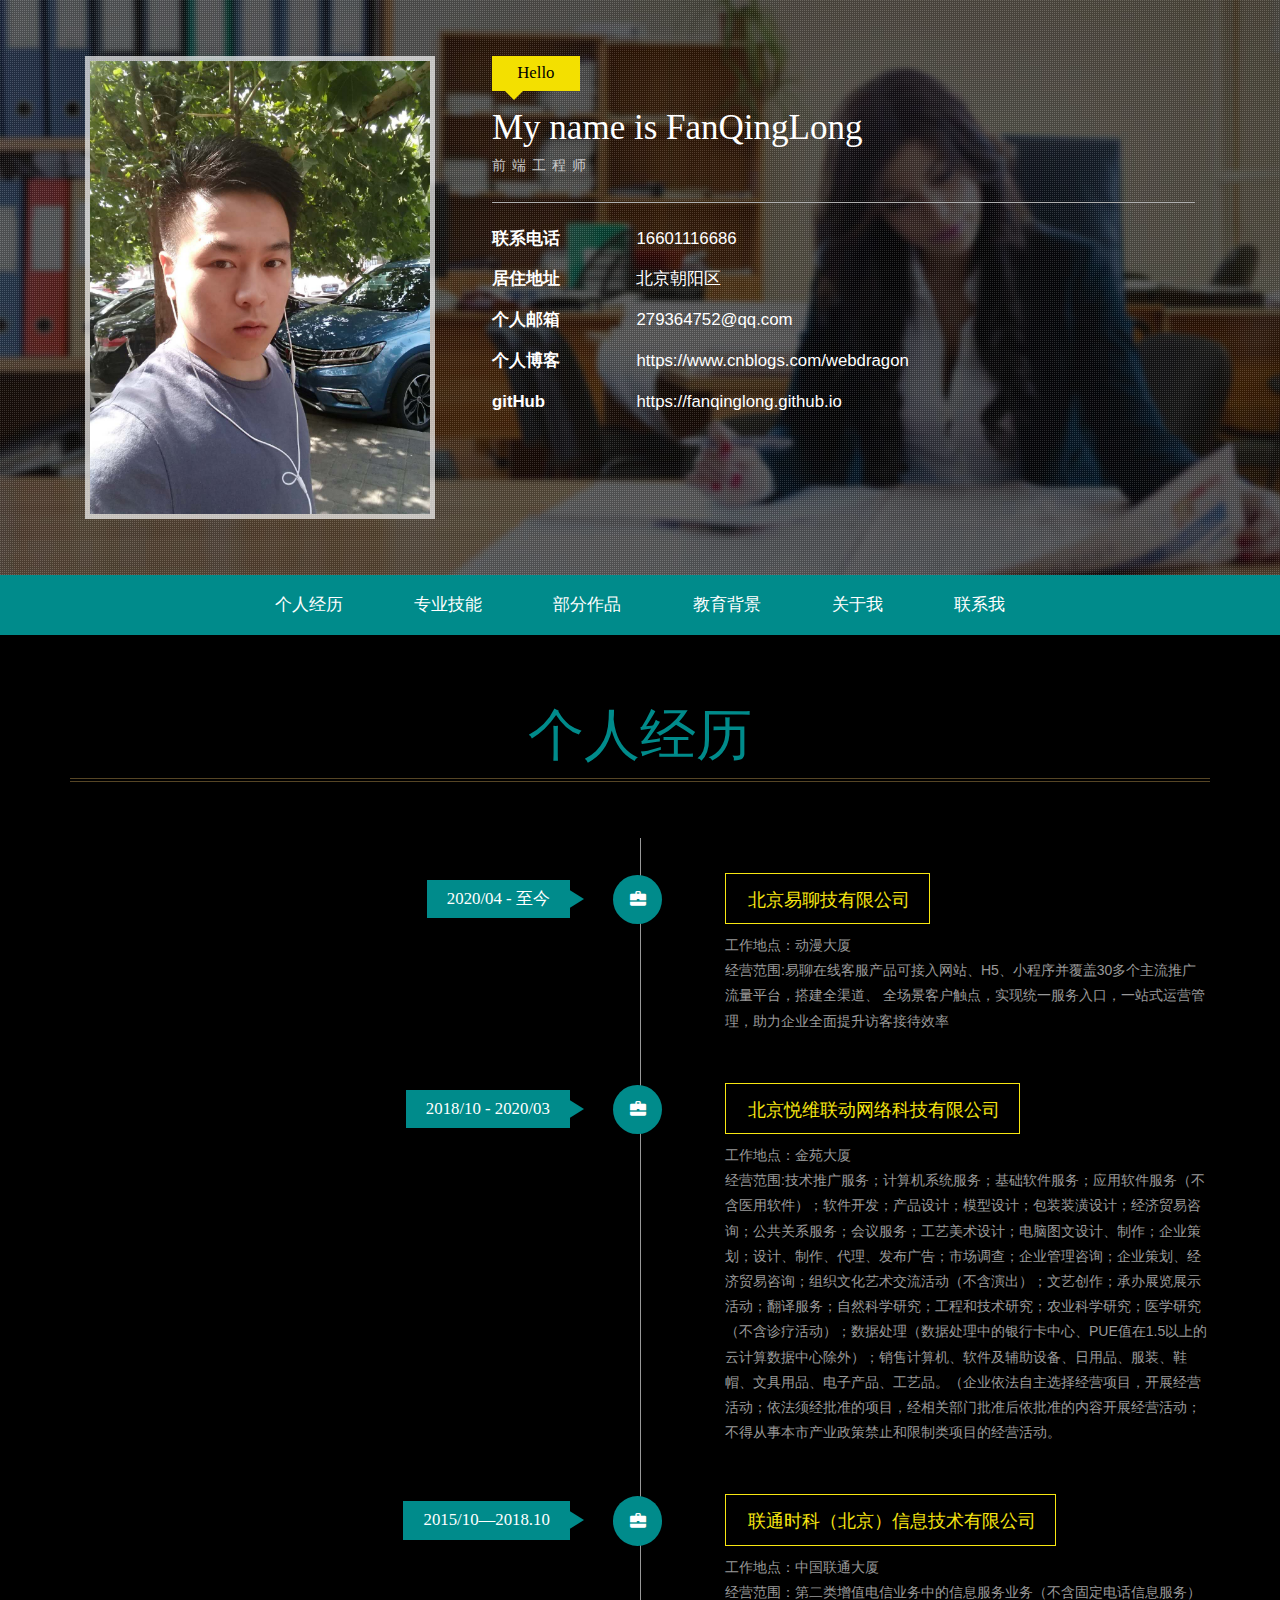
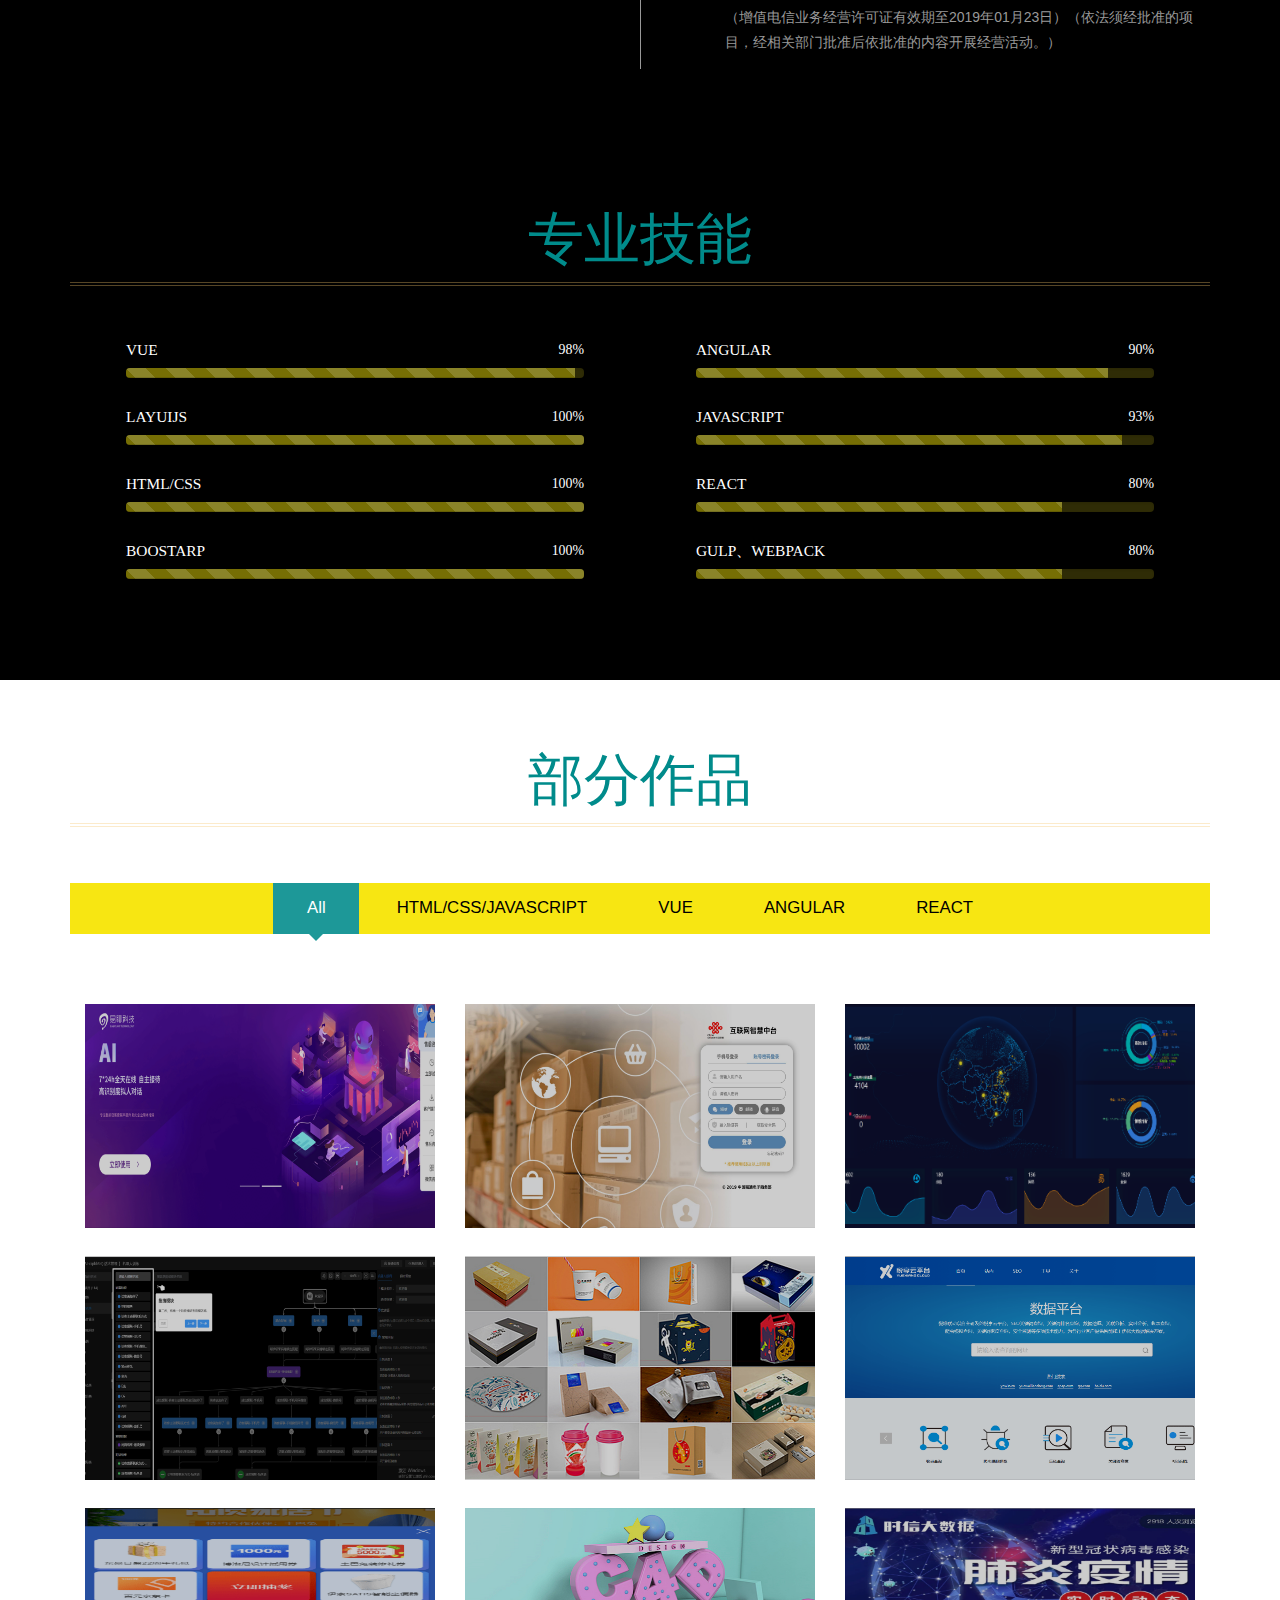
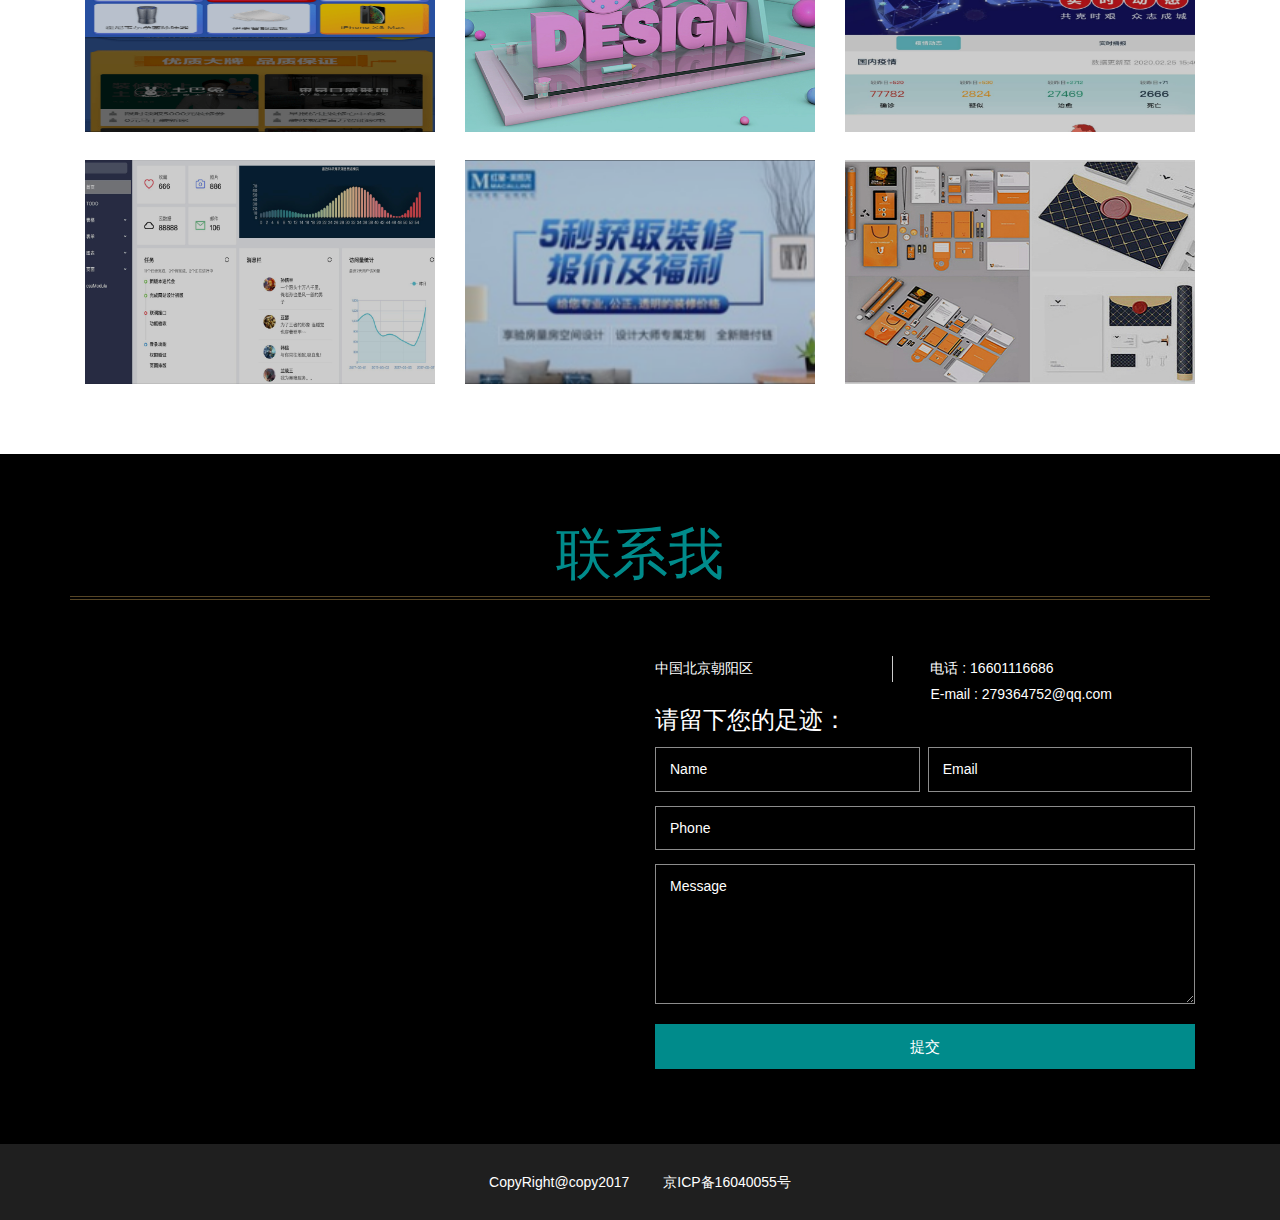
<file: index.html>
<!DOCTYPE html>
<html>
<head>
    <title>dragon</title>
    <!--mobile apps-->
    <meta name="viewport" content="width=device-width, initial-scale=1">
    <meta http-equiv="Content-Security-Policy" content="upgrade-insecure-requests">
    <meta http-equiv="Content-Type" content="text/html; charset=utf-8"/>
    <meta name="keywords" content="My Resume Responsive web template, Bootstrap Web Templates, Flat Web Templates, Android Compatible web template,
	SmartPhone Compatible web template, free WebDesigns for Nokia, Samsung, LG, SonyEricsson, Motorola web design"/>
    <script type="application/x-javascript"> addEventListener("load", function () {
        setTimeout(hideURLbar, 0);
    }, false);
    function hideURLbar() {
        window.scrollTo(0, 1);
    } </script>
    <!--mobile apps-->
    <!--Custom Theme files-->
    <link rel="shortcut icon" href="./your_ico.ico" type="image/x-icon">
    <link rel="icon" href="./your_ico.ico" type="image/x-icon">
    <link href="./bootstrap.css" type="text/css" rel="stylesheet" media="all">
    <link href="./style.css" type="text/css" rel="stylesheet" media="all">
    <link rel="stylesheet" href="./swipebox.css">
    <link rel="stylesheet" href="./preview.css">
    <!--//Custom Theme files-->
    <!--js-->
    <script src="./jquery-1.11.1.min.js"></script>
    <!-- //js -->
    <!--web-fonts-->
    <!--<link href='//fonts.googleapis.com/css?family=Overlock:400,400italic,700,700italic,900,900italic' rel='stylesheet' type='text/css'>-->
    <!--<link href='//fonts.googleapis.com/css?family=Roboto+Condensed:400,300,300italic,400italic,700,700italic' rel='stylesheet' type='text/css'>-->
    <!--//web-fonts-->
    <!--start-smooth-scrolling-->
    <script type="text/javascript" src="./move-top.js"></script>
    <script type="text/javascript" src="./easing.js"></script>
    
    <script type="text/javascript">
        jQuery(document).ready(function ($) {
            $(".scroll").click(function (event) {
                event.preventDefault();
                $('html,body').animate({scrollTop: $(this.hash).offset().top}, 1000);
            });
        });
    </script>
    <!--//end-smooth-scrolling-->
</head>
<body>
<!--banner-->
<div id="home" class="banner">
    <div class="banner-info">
        <div class="container">
            <div class="col-md-4 header-left zoomImgBox">
                <img src="./img1.jpg" class="zoomImg" alt=""/>
            </div>
            <div class="col-md-8 header-right">
                <h2>Hello</h2>
                <h1>My name is FanQingLong</h1>
                <h6>前端工程师</h6>
                <ul class="address">
                    <li>
                        <ul class="address-text">
                            <li><b>联系电话 </b></li>
                            <li><a href="tel:16601116686">16601116686</a></li>
                        </ul>
                    </li>
                    <li>
                        <ul class="address-text">
                            <li><b>居住地址 </b></li>
                            <li><a
                                  href="https://map.baidu.com/poi/%E5%8C%97%E8%8B%91%E8%B7%AF%E5%8C%97/@12960459.818229102,4843579.745527591,19z?uid=bc362b624525bbe9c5f50dde&ugc_type=3&ugc_ver=1&device_ratio=2&compat=1&pcevaname=pc4.1&querytype=detailConInfo&da_src=shareurl"
                                  target="_blank">北京朝阳区</a></li>
                        </ul>
                    </li>
                    <li>
                        <ul class="address-text">
                            <li><b>个人邮箱 </b></li>
                            <li><a href="http://mail.qq.com/cgi-bin/qm_share?t=qm_mailme&email=279364752@qq.com"
                                   target="_blank">279364752@qq.com</a></li>
                        </ul>
                    </li>
                    <li>
                        <ul class="address-text">
                            <li><b>个人博客</b></li>
                            <li><a href="https://www.cnblogs.com/webdragon/" target="_blank">https://www.cnblogs.com/webdragon</a>
                            </li>
                        </ul>
                    </li>
                    <li>
                        <ul class="address-text">
                            <li><b>gitHub </b></li>
                            <li><a href="https://fanqinglong.github.io/"
                                   target="_blank">https://fanqinglong.github.io</a></li>
                        </ul>
                    </li>
                </ul>
            </div>
            <div class="clearfix"></div>
        </div>
    </div>
</div>
<!--//banner-->
<!--top-nav-->
<div class="top-nav wow">
    <div class="container">
        <div class="navbar-header logo">
            <button type="button" class="navbar-toggle collapsed" data-toggle="collapse"
                    data-target="#bs-example-navbar-collapse-1">
                导航
            </button>
        </div>
        <!-- Collect the nav links, forms, and other content for toggling -->
        <div class="collapse navbar-collapse" id="bs-example-navbar-collapse-1">
            <div class="menu">
                <ul class="nav navbar">
                    <li><a href="#work" class="scroll">个人经历</a></li>
                    <li><a href="#skills" class="scroll">专业技能</a></li>
                    <li><a href="#projects" class="scroll">部分作品</a></li>
                    <li><a href="#education" class="scroll">教育背景</a></li>
                    <li><a href="#about" class="scroll">关于我</a></li>
                    
                    <li><a href="#contact" class="scroll">联系我</a></li>
                </ul>
                <div class="clearfix"></div>
            </div>
        </div>
    </div>
</div>

<!--work-experience-->
<div id="work" class="work">
    <div class="container">
        <h3 class="title">个人经历</h3>
        <div class="work-info">
            <div class="col-md-6 work-left">
                <h4>2020/04 - 至今 </h4>
            </div>
            <div class="col-md-6 work-right">
                <h5><span class="glyphicon glyphicon-briefcase"> </span> <a href="https://map.baidu.com/search/%E5%8C%97%E4%BA%AC%E6%98%93%E8%81%8A%E7%A7%91%E6%8A%80%E6%9C%89%E9%99%90%E5%85%AC%E5%8F%B8/@12976511.80500005,4825087.529999999,19z?querytype=s&da_src=shareurl&wd=%E5%8C%97%E4%BA%AC%E6%98%93%E8%81%8A%E7%A7%91%E6%8A%80%E6%9C%89%E9%99%90%E5%85%AC%E5%8F%B8&c=1&src=0&wd2=%E5%8C%97%E4%BA%AC%E5%B8%82%E6%9C%9D%E9%98%B3%E5%8C%BA&pn=0&sug=1&l=5&b=(5094899.603246396,987382.6304280078;20823539.6032464,8663286.630428009)&from=webmap&biz_forward=%7B%22scaler%22:1,%22styles%22:%22pl%22%7D&sug_forward=5882a09315bb274226e0a0b1&device_ratio=1" target="_blank" style="color:#F7E612">北京易聊技有限公司 </a></h5>
                <p>工作地点：动漫大厦</p>
                <p>经营范围:易聊在线客服产品可接入网站、H5、小程序并覆盖30多个主流推广流量平台，搭建全渠道、
                    全场景客户触点，实现统一服务入口，一站式运营管理，助力企业全面提升访客接待效率</div>
            <div class="clearfix"></div>
        </div>
        <div class="work-info">
            <div class="col-md-6 work-left">
                <h4>2018/10 - 2020/03 </h4>
            </div>
            <div class="col-md-6 work-right">
                <h5><span class="glyphicon glyphicon-briefcase"> </span> <a href="https://map.baidu.com/poi/%E9%87%91%E8%8B%91%E5%A4%A7%E5%8E%A6/@12960450.158432271,4844279.875326254,19z?uid=34059f97fedf905470455b8a&ugc_type=3&ugc_ver=1&device_ratio=1&compat=1&pcevaname=pc4.1&querytype=detailConInfo&da_src=shareurl" target="_blank" style="color:#F7E612">北京悦维联动网络科技有限公司</a></h5>
                <p>工作地点：金苑大厦</p>
                <p>
                    经营范围:技术推广服务；计算机系统服务；基础软件服务；应用软件服务（不含医用软件）；软件开发；产品设计；模型设计；包装装潢设计；经济贸易咨询；公共关系服务；会议服务；工艺美术设计；电脑图文设计、制作；企业策划；设计、制作、代理、发布广告；市场调查；企业管理咨询；企业策划、经济贸易咨询；组织文化艺术交流活动（不含演出）；文艺创作；承办展览展示活动；翻译服务；自然科学研究；工程和技术研究；农业科学研究；医学研究（不含诊疗活动）；数据处理（数据处理中的银行卡中心、PUE值在1.5以上的云计算数据中心除外）；销售计算机、软件及辅助设备、日用品、服装、鞋帽、文具用品、电子产品、工艺品。（企业依法自主选择经营项目，开展经营活动；依法须经批准的项目，经相关部门批准后依批准的内容开展经营活动；不得从事本市产业政策禁止和限制类项目的经营活动。 </p>
            </div>
        </div>
        <div class="work-info">
            <div class="col-md-6 work-left">
                <h4>2015/10—2018.10</h4>
            </div>
            <div class="col-md-6 work-right">
                <h5><span class="glyphicon glyphicon-briefcase"> </span> <a href="https://map.baidu.com/search/%E4%B8%AD%E5%9B%BD%E8%81%94%E9%80%9A%E5%A4%A7%E5%8E%A6/@12953750.578927228,4826714.87558,19z?querytype=s&da_src=shareurl&wd=%E4%B8%AD%E5%9B%BD%E8%81%94%E9%80%9A%E5%A4%A7%E5%8E%A6&c=131&src=0&pn=0&sug=0&l=12&b=(12923013.012691902,4813626.321704082;12984532.877896035,4843649.297587557)&from=webmap&biz_forward=%7B%22scaler%22:1,%22styles%22:%22pl%22%7D&device_ratio=1" target="_blank" style="color:#F7E612">联通时科（北京）信息技术有限公司</a> </h5>
                <p>工作地点：中国联通大厦</p>
                <p>经营范围：第二类增值电信业务中的信息服务业务（不含固定电话信息服务）（增值电信业务经营许可证有效期至2019年01月23日）（依法须经批准的项目，经相关部门批准后依批准的内容开展经营活动。）</p>
            </div>
            <div class="clearfix"></div>
        </div>
    
    </div>
</div>
<!--//work-experience-->
<!--skills-->
<div id="skills" class="skills">
    <div class="container">
        <h3 class="title">专业技能</h3>
        <div class="skills-info">
            <div class="col-md-6 bar-grids">
                <h6>VUE <span> 98% </span></h6>
                <div class="progress">
                    <div class="progress-bar progress-bar-striped active" style="width:98%">
                    </div>
                </div>
                <h6>LAYUIJS<span> 100% </span></h6>
                <div class="progress">
                    <div class="progress-bar progress-bar-striped active" style="width: 100%">
                    </div>
                </div>
                <h6>HTML/CSS<span>100% </span></h6>
                <div class="progress">
                    <div class="progress-bar progress-bar-striped active" style="width: 100%">
                    </div>
                </div>
                <h6>BOOSTARP <span> 100% </span></h6>
                <div class="progress">
                    <div class="progress-bar progress-bar-striped active" style="width: 100%">
                    </div>
                </div>
            </div>
            <div class="col-md-6 bar-grids">
                <h6>ANGULAR<span> 90% </span></h6>
                <div class="progress">
                    <div class="progress-bar progress-bar-striped active" style="width: 90%">
                    </div>
                </div>
                <h6>JAVASCRIPT<span> 93% </span></h6>
                <div class="progress">
                    <div class="progress-bar progress-bar-striped active" style="width: 93%">
                    </div>
                </div>
                <h6>REACT<span>80% </span></h6>
                <div class="progress">
                    <div class="progress-bar progress-bar-striped active" style="width:80%">
                    </div>
                </div>
                <h6>GULP、WEBPACK<span> 80% </span></h6>
                <div class="progress">
                    <div class="progress-bar progress-bar-striped active" style="width: 80%">
                    </div>
                </div>
            </div>
            <div class="clearfix"></div>
        </div>
    </div>
</div>
<!--//education-->
<!--portfolio-->
<div id="projects" class="portfolio">
    <div class="container">
        <h3 class="title wow zoomInLeft animated" data-wow-delay=".5s">部分作品</h3>
        <div class="sap_tabs">
            <div id="horizontalTab" style="display: block; width: 100%; margin: 0px;">
                <ul class="resp-tabs-list wow fadeInUp animated" data-wow-delay=".7s">
                    <li class="resp-tab-item"><span>All</span></li>
                    <li class="resp-tab-item"><span>HTML/CSS/JAVASCRIPT</span></li>
                    <li class="resp-tab-item"><span> VUE</span></li>
                    <li class="resp-tab-item"><span>ANGULAR</span></li>
                    <li class="resp-tab-item"><span>REACT</span></li>
                </ul>
                <div class="clearfix"></div>
                <div class="resp-tabs-container ">
                    <div class="tab-1 resp-tab-content">
                        <div class="tab_img">
                            <div class="col-md-4 portfolio-grids">
                                <div class="grid">
                                    <a href="./easyl.png" class="swipebox" title="我的项目">
                                        <img src="./easyl.png" alt="" class="img-responsive"/>
                                        <div class="figcaption">
                                            <h3>My<span> Project</span></h3>
                                            
                                            <p><a target="_blank" style="color: #fff;" href="http://easyliao.com">
                                                易聊官网</a></p>
                                        
                                        
                                        </div>
                                    </a>
                                </div>
                            </div>
                            <div class="col-md-4 portfolio-grids">
                                <div class="grid effect-sarah">
                                    <a href="./g2.jpg" class="swipebox" title="你好。请继续关注，后续会完善完整。">
                                        <img src="./g2.jpg" alt="" class="img-responsive"/>
                                        <div class="figcaption">
                                            <h3>My<span> Project</span></h3>
                                            <p><a target="_blank" style="color: #fff;" href="http://2i.10010.com/">
                                                互联网智慧中台（中国联通）</a></p>
                                        </div>
                                    </a>
                                </div>
                            </div>
                            <div class="col-md-4 portfolio-grids">
                                <div class="grid">
                                    <a href="./g3.png" class="swipebox" title="你好。请继续关注，后续会完善完整。">
                                        <img src="./g3.png" alt="" class="img-responsive"/>
                                        <div class="figcaption">
                                            <h3>My<span> Project</span></h3>
                                            <p><a target="_blank" style="color: #fff;" href="http://yq.yowin.cn/">
                                                舆情数据平台</a></p>
                                        </div>
                                    </a>
                                </div>
                            </div>
                            <div class="col-md-4 portfolio-grids">
                                <div class="grid">
                                    <a href="./AI.png" class="swipebox" title="Ai机器人流程系统。">
                                        <img src="./AI.png" alt="" class="img-responsive"/>
                                        <div class="figcaption">
                                            <h3>My<span> Project</span></h3>
                                            <p><a target="_blank" style="color: #fff;" href="">
                                                Ai机器人流程系统</a></p>
                                        </div>
                                    </a>
                                </div>
                            </div>
                            <div class="col-md-4 portfolio-grids">
                                <div class="grid">
                                    <a href="./g11.jpg" class="swipebox" title="你好。请继续关注，后续会完善完整。">
                                        <img src="./g11.jpg" alt="" class="img-responsive"/>
                                        <div class="figcaption">
                                            <h3>My<span> Project</span></h3>
                                            <p>正在完善中。。。。。</p>
                                        </div>
                                    </a>
                                
                                </div>
                            </div>
                            <div class="col-md-4 portfolio-grids">
                                <div class="grid">
                                    <a href="./g6.png" class="swipebox" title="你好。请继续关注，后续会完善完整。">
                                        <img src="./g6.png" alt="" class="img-responsive"/>
                                        <div class="figcaption">
                                            <h3>My<span> Project</span></h3>
                                            <p><a target="_blank" style="color: #fff;" href="http://yuexiang.yowin.cn/">
                                                悦享云平台</a></p>
                                        </div>
                                    </a>
                                </div>
                            </div>
                            <div class="col-md-4 portfolio-grids">
                                <div class="grid">
                                    <a href="./g7.png" class="swipebox" title="你好。请继续关注，后续会完善完整。">
                                        <img src="./g7.png" alt="" class="img-responsive"/>
                                        <div class="figcaption">
                                            <h3>My<span> Project</span></h3>
                                            <p>百度家居节活页面</p>
                                        </div>
                                    </a>
                                </div>
                            </div>
                            <div class="col-md-4 portfolio-grids">
                                <div class="grid">
                                    <a href="./g8.jpg" class="swipebox" title="你好。请继续关注，后续会完善完整。">
                                        <img src="./g8.jpg" alt="" class="img-responsive"/>
                                        <div class="figcaption">
                                            <h3>My<span> Project</span></h3>
                                            <p>正在完善中。。。。。</p>
                                        </div>
                                    </a>
                                </div>
                            </div>
                            <div class="col-md-4 portfolio-grids">
                                <div class="grid">
                                    <a href="./g9.jpg" class="swipebox" title="你好。请继续关注，后续会完善完整。">
                                        <img src="./g9.jpg" alt="" class="img-responsive"/>
                                        <div class="figcaption">
                                            <h3>My<span> Project</span></h3>
                                            <p><a target="_blank" style="color: #fff;" href="http://yiqing.idmp.cn/">
                                                时信大数据肺炎疫情</a></p>
                                        </div>
                                    </a>
                                </div>
                            </div>
                            <div class="col-md-4 portfolio-grids">
                                <div class="grid">
                                    <a href="./g10.jpg" class="swipebox" title="你好。请继续关注，后续会完善完整。">
                                        <img src="./g10.jpg" alt="" class="img-responsive"/>
                                        <div class="figcaption">
                                            <h3>My<span> Project</span></h3>
                                            <p><a target="_blank" style="color: #fff;"
                                                  href="http://dragon.fanqinglong.com:1111/">
                                                个人项目</a></p>
                                        </div>
                                    </a>
                                </div>
                            </div>
                            <div class="col-md-4 portfolio-grids">
                                <div class="grid">
                                    <a href="./55.jpg" class="swipebox" title="红星美凯龙">
                                        <img src="./g5.jpg" alt="" class="img-responsive"/>
                                        <div class="figcaption">
                                            <h3>My<span> Project</span></h3>
                                            <p><a target="_blank" style="color: #fff;"
                                                  href="http://hxjz.yueweiliandong.com">
                                                红星美凯龙</a></p>
                                        </div>
                                    </a>
                                </div>
                            </div>
                            <div class="col-md-4 portfolio-grids">
                                <div class="grid">
                                    <a href="./g12.jpg" class="swipebox" title="你好。请继续关注，后续会完善完整。">
                                        <img src="./g12.jpg" alt="" class="img-responsive"/>
                                        <div class="figcaption">
                                            <h3>My<span> Project</span></h3>
                                            <p><a target="_blank" style="color: #fff;"
                                                  href="http://hxjz.yueweiliandong.com">
                                                红星美凯龙</a></p>
                                        </div>
                                    </a>
                                </div>
                            </div>
                            <div class="clearfix"></div>
                        </div>
                    </div>
                    <div class="tab-1 resp-tab-content">
                        <div class="tab_img">
                            <div class="col-md-4 portfolio-grids">
                                <div class="grid">
                                    <a href="./g5.jpg" class="swipebox" title="你好。请继续关注，后续会完善完整。">
                                        <img src="./g5.jpg" alt="" class="img-responsive"/>
                                        <div class="figcaption">
                                            <h3>My<span> Project</span></h3>
                                            <p>正在完善中。。。。。</p>
                                        </div>
                                    </a>
                                </div>
                            </div>
                            <div class="col-md-4 portfolio-grids">
                                <div class="grid">
                                    <a href="./g6.png" class="swipebox" title="你好。请继续关注，后续会完善完整。">
                                        <img src="./g6.png" alt="" class="img-responsive"/>
                                        <div class="figcaption">
                                            <h3>My<span> Project</span></h3>
                                            <p><a target="_blank" style="color: #fff;" href="http://yuexiang.yowin.cn/">
                                                悦享云平台</a></p>
                                        </div>
                                    </a>
                                </div>
                            </div>
                            <div class="col-md-4 portfolio-grids">
                                <div class="grid">
                                    <a href="./g7.png" class="swipebox" title="你好。请继续关注，后续会完善完整。">
                                        <img src="./g7.png" alt="" class="img-responsive"/>
                                        <div class="figcaption">
                                            <h3>My<span> Project</span></h3>
                                            <p>百度家居节活页面</p>
                                        </div>
                                    </a>
                                </div>
                            </div>
                            <div class="clearfix"></div>
                        </div>
                    </div>
                    <div class="tab-1 resp-tab-content">
                        <div class="tab_img">
                            <div class="col-md-4 portfolio-grids">
                                <div class="grid">
                                    <a href="./g3.png" class="swipebox" title="你好。请继续关注，后续会完善完整。">
                                        <img src="./g3.png" alt="" class="img-responsive"/>
                                        <div class="figcaption">
                                            <h3>My<span> Project</span></h3>
                                            <p><a target="_blank" style="color: #fff;" href="http://admin.yowin.cn/">
                                                舆情数据管理后台</a></p>
                                        </div>
                                    </a>
                                </div>
                            </div>
                            <div class="col-md-4 portfolio-grids">
                                <div class="grid">
                                    <a href="./g1.jpg" class="swipebox" title="你好。请继续关注，后续会完善完整。">
                                        <img src="./g1.jpg" alt="" class="img-responsive"/>
                                        <div class="figcaption">
                                            <h3>My<span> Project</span></h3>
                                            <p><a target="_blank" style="color: #fff;" href="http://admin.jiaju120.com">
                                                拓维云家居后台系统</a></p>
                                        </div>
                                    </a>
                                </div>
                            </div>
                            <div class="col-md-4 portfolio-grids">
                                <div class="grid">
                                    <a href="./g9.jpg" class="swipebox" title="你好。请继续关注，后续会完善完整。">
                                        <img src="./g9.jpg" alt="" class="img-responsive"/>
                                        <div class="figcaption">
                                            <h3>My<span> Project</span></h3>
                                            <p><a target="_blank" style="color: #fff;" href="http://yiqing.idmp.cn/">
                                                时信大数据肺炎疫情</a></p>
                                        </div>
                                    </a>
                                </div>
                            </div>
                            <div class="clearfix"></div>
                        </div>
                    </div>
                    <div class="tab-1 resp-tab-content">
                        <div class="tab_img">
                            <div class="col-md-4 portfolio-grids">
                                <div class="grid">
                                    <a href="./g2.jpg" class="swipebox" title="你好。请继续关注，后续会完善完整。">
                                        <img src="./g2.jpg" alt="" class="img-responsive"/>
                                        <div class="figcaption">
                                            <h3>My<span> Project</span></h3>
                                            <p><a target="_blank" style="color: #fff;" href="http://2i.10010.com:5901/">
                                                互联网智慧中台（中国联通）</a></p>
                                        </div>
                                    </a>
                                </div>
                            </div>
                            <div class="col-md-4 portfolio-grids">
                                <div class="grid">
                                    <a href="./g4.jpg" class="swipebox" title="你好。请继续关注，后续会完善完整。">
                                        <img src="./g4.jpg" alt="" class="img-responsive"/>
                                        <div class="figcaption">
                                            <h3>My<span> Project</span></h3>
                                            <p>正在完善中。。。。。</p>
                                        </div>
                                    </a>
                                </div>
                            </div>
                            <div class="col-md-4 portfolio-grids">
                                <div class="grid">
                                    <a href="./g8.jpg" class="swipebox" title="你好。请继续关注，后续会完善完整。">
                                        <img src="./g8.jpg" alt="" class="img-responsive"/>
                                        <div class="figcaption">
                                            <h3>My<span> Project</span></h3>
                                            <p>正在完善中。。。。。</p>
                                        </div>
                                    </a>
                                </div>
                            </div>
                            <div class="clearfix"></div>
                        </div>
                    </div>
                    <div class="tab-1 resp-tab-content">
                        <div class="tab_img">
                            <div class="col-md-4 portfolio-grids">
                                <div class="grid">
                                    <a href="./g10.jpg" class="swipebox" title="你好。请继续关注，后续会完善完整。">
                                        <img src="./g10.jpg" alt="" class="img-responsive"/>
                                        <div class="figcaption">
                                            <h3>My<span> Project</span></h3>
                                            <p><a target="_blank" style="color: #fff;"
                                                  href="http://dragon.fanqinglong.com:1111/">
                                                个人项目</a></p>
                                        </div>
                                    </a>
                                </div>
                            </div>
                            <div class="col-md-4 portfolio-grids">
                                <div class="grid">
                                    <a href="./g11.jpg" class="swipebox" title="你好。请继续关注，后续会完善完整。">
                                        <img src="./g11.jpg" alt="" class="img-responsive"/>
                                        <div class="figcaption">
                                            <h3>My<span> Project</span></h3>
                                            <p>正在完善中。。。。。</p>
                                        </div>
                                    </a>
                                </div>
                            </div>
                            <div class="col-md-4 portfolio-grids">
                                <div class="grid">
                                    <a href="./g12.jpg" class="swipebox" title="你好。请继续关注，后续会完善完整。">
                                        <img src="./g12.jpg" alt="" class="img-responsive"/>
                                        <div class="figcaption">
                                            <h3>My<span> Project</span></h3>
                                            <p>正在完善中。。。。。</p>
                                        </div>
                                    </a>
                                </div>
                            </div>
                            <div class="clearfix"></div>
                        </div>
                    </div>
                </div>
            </div>
        </div>
        <!--ResponsiveTabs-->
        <script src="./easyResponsiveTabs.js" type="text/javascript"></script>
        <script type="text/javascript">
            $(document).ready(function () {
                $('#horizontalTab').easyResponsiveTabs({
                    type: 'default', //Types: default, vertical, accordion
                    width: 'auto', //auto or any width like 600px
                    fit: true   // 100% fit in a container
                });
            });
        </script>
        <!--//ResponsiveTabs-->
        <!-- swipe box js -->
        <script src="./jquery.swipebox.min.js"></script>
        <script type="text/javascript">
            jQuery(function ($) {
                $(".swipebox").swipebox();
            });
        </script>
        <!-- //swipe box js -->
    </div>
</div>
<!--//portfolio-->

<!--//about-->
<!--contact -->
<div class="welcome contact" id="contact">
    <div class="container">
        <h3 class="title">联系我</h3>
        <div class="contact-row">
            <div class="col-md-6 contact-left">
                <iframe
                      src="http://map.baidu.com/#panoid=09002200011706171137054909Z&panotype=street&heading=0&pitch=0&l=19&tn=B_NORMAL_MAP&sc=0&newmap=1&shareurl=1&pid=09002200011706171137054909Z"></iframe>
            </div>
            <div class="col-md-6 contact-right">
                <div class="address-left">
                    <p>中国北京朝阳区</p>
                </div>
                <div class="address-right">
                    <p>电话 : 16601116686</p>
                    <p>E-mail : <a href="http://mail.qq.com/cgi-bin/qm_share?t=qm_mailme&email=279364752@qq.com"
                                   target="_blank">279364752@qq.com</a></p>
                </div>
                <div class="clearfix"></div>
                <div class="contact-form">
                    <form action="#" method="post">
                        <h3 style="color: #fff">请留下您的足迹：</h3>
                        <input type="text" name="Name" placeholder="Name" required="">
                        <input class="email" name="Email" type="text" placeholder="Email" required="">
                        <input class="phone" name="phone" type="text" placeholder="Phone" required="">
                        <textarea name="Message" placeholder="Message" required=""></textarea>
                        <!--							<input type="submit" value="提交" >-->
                        <input type="button" id="btn" value="提交">
                    </form>
                </div>
            
            </div>
            <div class="clearfix"></div>
        </div>
    </div>
</div>
<!--//contact -->
<!--footer-->
<div class="footer">
    <div class="container"></div>
    <div style="text-align: center;color: #fff"><span style="margin-right: 30px">CopyRight@copy2017 </span> <a
          href="http://beian.miit.gov.cn" style="color: #fff" title="京ICP备16040055号">京ICP备16040055号</a></div>
</div>
<!--//footer-->

<!-- 引入js -->
<script src="./preview.js"></script>
<script type='text/javascript'>
    $(document).ready(function () {

        var defaults = {
            containerID: 'toTop', // fading element id
            containerHoverID: 'toTopHover', // fading element hover id
            scrollSpeed: 1200,
            easingType: 'linear'
        };

        $().UItoTop({easingType: 'easeOutQuart'});

    });
    (function (m, ei, q, i, a, j, s) {
        m[i] = m[i] || function () {
            (m[i].a = m[i].a || []).push(arguments)
        };
        j = ei.createElement(q),
              s = ei.getElementsByTagName(q)[0];
        j.async = true;
        j.charset = 'UTF-8';
        j.src = 'https://static.meiqia.com/dist/meiqia.js?_=t';
        s.parentNode.insertBefore(j, s);
    })(window, document, 'script', '_MEIQIA');
    _MEIQIA('entId', 151510);

    showZoomImg('.zoomImg', 'img');
</script>
<!--//smooth-scrolling-of-move-up-->
<!-- Bootstrap core JavaScript
================================================== -->
<!-- Placed at the end of the document so the pages load faster -->
<script src="./bootstrap.js"></script>

</body>
</html>
</file>
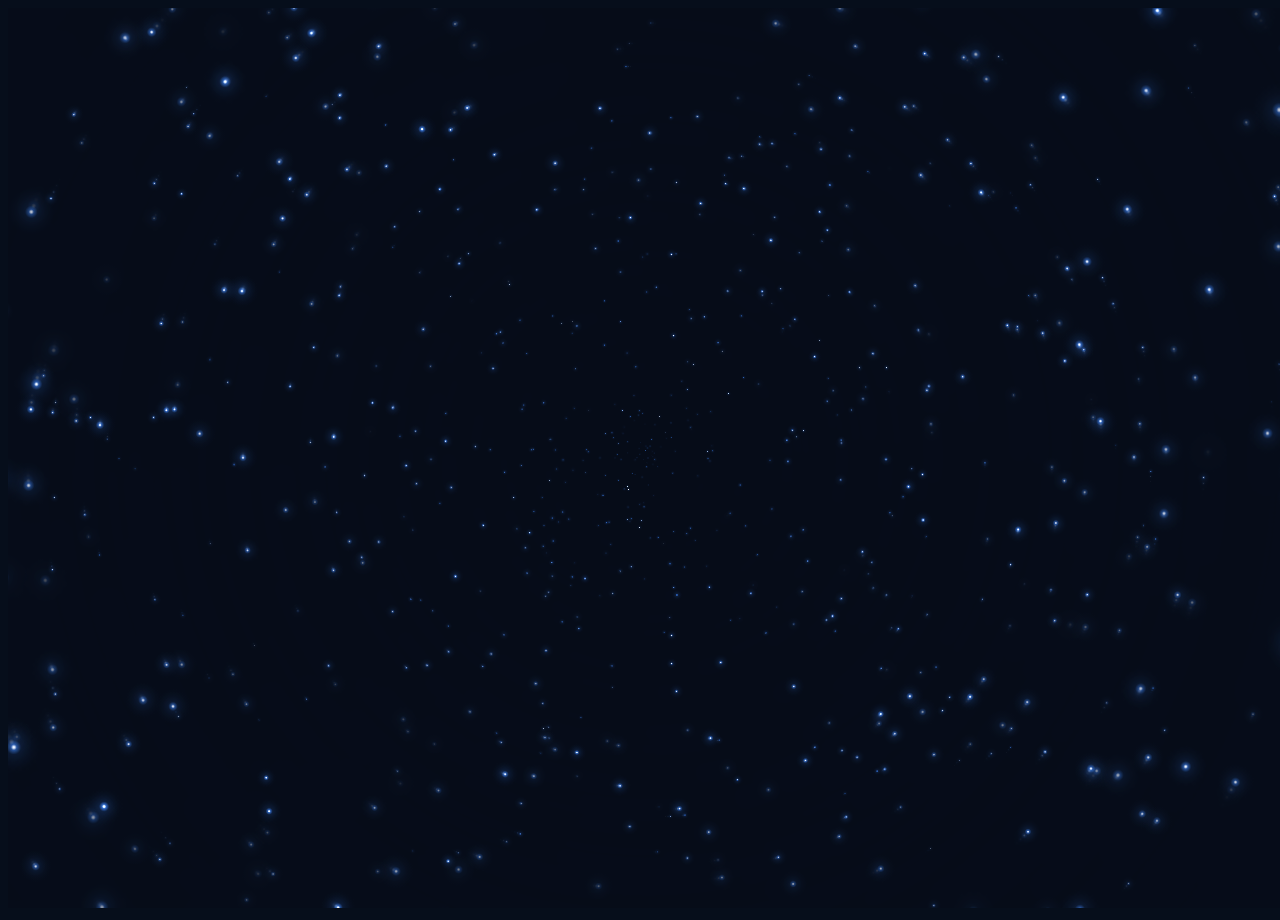
<file: star.html>
<!DOCTYPE html>
<html lang="en">
<head>
    <meta charset="UTF-8">
    <title>Title</title>
    <style>
        body {
            background: #060e1b;
            overflow: hidden;
        }

        canvas {
        //opacity: 0.5;
        }
    </style>
</head>
<body>
<canvas id="canvas"></canvas>
<script>
    "use strict";

    var canvas = document.getElementById('canvas'),
            ctx = canvas.getContext('2d'),
            w = canvas.width = window.innerWidth,
            h = canvas.height = window.innerHeight,

            hue = 217,
            stars = [],
            count = 0,
            maxStars = 1200;

    var canvas2 = document.createElement('canvas'),
            ctx2 = canvas2.getContext('2d');
    canvas2.width = 100;
    canvas2.height = 100;
    var half = canvas2.width / 2,
            gradient2 = ctx2.createRadialGradient(half, half, 0, half, half, half);
    gradient2.addColorStop(0.025, '#fff');
    gradient2.addColorStop(0.1, 'hsl(' + hue + ', 61%, 33%)');
    gradient2.addColorStop(0.25, 'hsl(' + hue + ', 64%, 6%)');
    gradient2.addColorStop(1, 'transparent');

    ctx2.fillStyle = gradient2;
    ctx2.beginPath();
    ctx2.arc(half, half, half, 0, Math.PI * 2);
    ctx2.fill();

    // End cache

    function random(min, max) {
        if (arguments.length < 2) {
            max = min;
            min = 0;
        }

        if (min > max) {
            var hold = max;
            max = min;
            min = hold;
        }

        return Math.floor(Math.random() * (max - min + 1)) + min;
    }

    function maxOrbit(x, y) {
        var max = Math.max(x, y),
                diameter = Math.round(Math.sqrt(max * max + max * max));
        return diameter / 2;
    }

    var Star = function() {

        this.orbitRadius = random(maxOrbit(w, h));
        this.radius = random(60, this.orbitRadius) / 12;
        this.orbitX = w / 2;
        this.orbitY = h / 2;
        this.timePassed = random(0, maxStars);
        this.speed = random(this.orbitRadius) / 50000;
        this.alpha = random(2, 10) / 10;

        count++;
        stars[count] = this;
    }

    Star.prototype.draw = function() {
        var x = Math.sin(this.timePassed) * this.orbitRadius + this.orbitX,
                y = Math.cos(this.timePassed) * this.orbitRadius + this.orbitY,
                twinkle = random(10);

        if (twinkle === 1 && this.alpha > 0) {
            this.alpha -= 0.05;
        } else if (twinkle === 2 && this.alpha < 1) {
            this.alpha += 0.05;
        }

        ctx.globalAlpha = this.alpha;
        ctx.drawImage(canvas2, x - this.radius / 2, y - this.radius / 2, this.radius, this.radius);
        this.timePassed += this.speed;
    }

    for (var i = 0; i < maxStars; i++) {
        new Star();
    }

    function animation() {
        ctx.globalCompositeOperation = 'source-over';
        ctx.globalAlpha = 0.8;
        ctx.fillStyle = 'hsla(' + hue + ', 64%, 6%, 1)';
        ctx.fillRect(0, 0, w, h)

        ctx.globalCompositeOperation = 'lighter';
        for (var i = 1, l = stars.length; i < l; i++) {
            stars[i].draw();
        };

        window.requestAnimationFrame(animation);
    }

    animation();
</script>
</body>
</html>
</file>
<file: style.css>
body{
	margin:0;
	font-family: 'Roboto Condensed', sans-serif;
	background: #fff;
}
body a{
	transition: 0.5s all;
	-webkit-transition: 0.5s all;
	-moz-transition: 0.5s all;
	-o-transition: 0.5s all;
	-ms-transition: 0.5s all;
	text-decoration:none;
}
h1,h2,h3,h4,h5,h6{
	margin:0;	
	font-family: 'Overlock', cursive;
}
p{
	margin:0;
}
ul,label{
	margin:0;
	padding:0;
}
body a:hover{
	text-decoration:none;
}
/*--baner--*/
.banner {
	background:url(./a.jpg)no-repeat center 0px;
	-webkit-background-size:cover;
	background-size:cover;
	-moz-background-size:cover;
	position: relative;
}
.banner-info{
	background: url(./dott.png)repeat 0px 0px;
	padding: 4em 0;
}
.header-left img {
    width: 100%;
    border: 5px solid rgba(255, 255, 255, 0.68);
}
.header-right {
    padding-left: 3em;
}
.header-right h1 {
    font-size: 2.5em;
    color: #fff;
    margin: 0.5em 0 0;
}
.header-right h2 {
    font-size: 1.2em;
    color: #000;
    background: #F3E000;
    display: inline-block;
    padding: .5em 1.5em;
    position: relative;
}
.header-right h2:before {
    width: 0;
    height: 0;
    position: absolute;
    content: '';
    bottom: -9px;
    left: 12px;
    border-style: solid;
    border-width: 10px 10px 0 10px;
    border-color: #F3E000 transparent transparent transparent;
}
.header-right h6 {
    font-size: 1em;
    color: #C7C7C7;
    margin-top: 0.8em;
    letter-spacing: 6px;
}
ul.address {
    margin-top: 2em;
    border-top: 1px solid #AFAFAF;
    padding-top: 0.5em;
}
ul.address li {
    display: block;
}
ul.address li ul.address-text li {
    display: inline-block;
    font-size: 1.2em;
    color: #fff;
    margin-top: 1em;
	font-weight: 100;
}
ul.address li ul.address-text li:nth-child(1){
	width: 20%;
}
ul.address li ul.address-text li a {
    color: #fff;
	text-decoration:none;
}
ul.address li ul.address-text li a:hover{
    color: #0FF;
}
/*--//banner-top--*/
/*--top-nav--*/
.top-nav {
    background: #008B8B;
}
.nav > li {
    display: inline-block;
}
ul.nav.navbar {
    margin: 0;
    text-align: center;
}
ul.nav.navbar li a {
    color: #fff;
    padding: 1em 2em;
    font-size: 1.2em;
    font-family: 'Overlock', cursive;
}
ul.nav.navbar li a:hover,ul.nav.navbar li a.active,ul.nav.navbar li a:focus{
    color: #008B8B;
    background: #fff;
	-webkit-transform: scale(0.8);
	-moz-transform: scale(0.8);
    transform: scale(0.8);
	-o-transform: scale(0.8);
	-ms-transform: scale(0.8);
}
/*--//top-nav--*/
/*--about--*/
.about,.work,.education,.skills,.portfolio,.contact{
	padding:6em 0;
}
h3.title {
    font-size: 4em;
    text-align: center;
    color: #008B8B;
    border-bottom: 4px double rgba(247, 197, 106, 0.35);
    padding-bottom: 0.2em;
	margin-bottom: 1em;
}
p {
    font-size: 1em;
    color: #999;
    line-height: 1.8em;
}
.about-right {
    padding-left: 5em;
}
.about-right ul {
    border: 3px double #008B8B;
    padding: 1em 2em;
}
.about-right h5 {
    font-size: 2em;
    text-align: center;
    color: #008B8B;
}
.about-right ul li {
    display: block;
    color: #999;
    margin: 1em 0;
	font-size:1em;
}
.about-right ul li span.glyphicon {
    font-size: 0.8em;
	margin-right: 6px;
}
/*--//about--*/
/*--work--*/
.work {
    background: #000;
}
.work-left {
    text-align: right;
    padding: 3em 5em 0 0;
}
.work-right {
    border-left: 1px solid #999;
    padding: 2.5em 0 2em 6em;
}
.work-info h4 {
    font-size: 1.2em;
    background: darkcyan;
    display: inline-block;
    padding: .6em 1.2em;
    color: #fff;
	position:relative;
}
.work-info h4:before {
    width: 0;
    height: 0;
    position: absolute;
	/*-- w3layouts --*/
    content: '';
    top: 9px;
    right: -14px;
    border-style: solid;
    border-width: 10px 0 10px 16px;
    border-color: transparent transparent transparent rgb(0, 139, 139);
}
.work-info h5 {
    font-size: 1.3em;
    color: #F7E612;
    margin-bottom: .5em;
    border: 1px solid #F7E612;
    display: inline-block;
    padding: 0 1em;
}
.work-info h5 span.glyphicon {
    font-size: 0.9em;
    color: #fff;
    background: #008B8B;
    padding: 1em;
    -webkit-border-radius: 70%;
    -moz-border-radius: 70%;
    border-radius: 70%;
    -webkit-transition: .5s all;
    -moz-transition: .5s all;
    transition: .5s all;
    -webkit-transform: scale(1);
    -moz-transform: scale(1);
    transform: scale(1);
    -o-transform: scale(1);
    -ms-transform: scale(1);
}
.work-right h5 span.glyphicon {
    margin-right: 5em;
    margin-left: -8em;
}
.work-left2 h5 span.glyphicon {
    margin-left: 4em;
    margin-right: -7em;
    z-index: 9;
}
.work-right.work-right2 {
    min-height: 210px;
    float: right;
}
.work-right.work-right2 h4:before {
    left: -14px;
	-webkit-transform: rotate(180deg);
	-moz-transform: rotate(180deg);
	/*-- agileits --*/
    transform: rotate(180deg);
	-o-transform: rotate(180deg);
	-ms-transform: rotate(180deg);
}
.work-right.work-right2 h4 {
    margin-top: 0.8em;
}
.work-info:hover h5 span.glyphicon {
    color: #F7E612;
	-webkit-transform: scale(1.2);
	-moz-transform: scale(1.2);
    transform: scale(1.2);
	-o-transform: scale(1.2);
	-ms-transform: scale(1.2);
}
/*--//work--*/
/*--education--*/
.education .work-info h5 {
    color: #000;
}
/*--//education--*/
/*--skills--*/
.skills{
	background:#000;
}
.bar-grids {
    padding: 0 4em;
}
.progress {
    height: 10px;
    margin-bottom: 2.2em;
    background-color: #2F2C06;
}
.progress-bar { 
    background-color: #766E04;
}
.bar-grids h6 {
    font-size: 1.1em;
    color: #fff;
    margin-bottom: 0.6em;
}
.bar-grids h6 span {
    float: right;
    font-size: 0.9em;
}
/*--//skills--*/
/*--portfolio--*/
/*--SAP--*/
ul.resp-tabs-list {  
/*-- w3layouts --*/
background: #F7E612;
}
.sap_tabs{
	clear:both;
	padding: 0;
}
.tab_box{
	background:#fd926d;
	padding: 2em;
}
.top1{
	margin-top: 2%;
}
.resp-tabs-list {
    list-style: none;
    margin: 0 auto 3em;
    text-align: center;
}
.resp-tab-item {
    color: #000;
    font-size: 1.2em;
    cursor: pointer;
    display: inline-block;
    list-style: none;
    outline: none;
    -webkit-transition: all 0.5s;
    -moz-transition: all 0.5s;
    -ms-transition: all 0.5s;
    -o-transition: all 0.5s;
    transition: all 0.5s;
    padding: 0.8em 2em;
    font-weight: 400;
	position:relative;
}
.resp-tab-item:hover{
    color: #1D9898;
}
.resp-tab-active,.resp-tab-active:hover{
    text-shadow: none;
    color: #fff;
    background: #1D9898;
}
.resp-tab-active:before {
    width: 0;
    height: 0;
    position: absolute;
    content: '';
    bottom: -7px;
    left: 41%;
	/*-- agileits --*/
    border-style: solid;
    border-width: 7px 7px 0 7px;
    border-color: #1D9898 transparent transparent transparent;
}
.resp-tabs-container {
	padding: 0px;
	clear: left;	
}
h2.resp-accordion {
	cursor: pointer;
	padding: 5px;
	display: none;
}
.resp-tab-content {
	display: none;
}
.resp-content-active, .resp-accordion-active {
   display: block;
}
/*--//SAP--*/
/*--img-hover--*/
.portfolio-grids {
    margin-top: 2em;
}
.grid {
	position: relative;
	overflow:hidden;
	background: #000;
    height: 16em;

}
.grid img {
	opacity: 0.8;
}
.grid .figcaption {
    padding: 2em 2.5em;
    color: #fff;
    -webkit-backface-visibility: hidden;
    backface-visibility: hidden;
}
.grid .figcaption::before,
.grid .figcaption::after {
	pointer-events: none;
}

.grid .figcaption{
	position: absolute;
	top: 0;
	left: 0;
	width: 100%;
	height: 100%;
}

/* Anchor will cover the whole item by default */

.grid img {
	max-width: none;
	width: 100%;
    height: 100%;
	width: -webkit-calc(100% + 20px);
	width: calc(100% + 20px);
	-webkit-transition: opacity 0.35s, -webkit-transform 0.35s;
	-moz-transition: opacity 0.35s, -moz-transform 0.35s;
	transition: opacity 0.35s, transform 0.35s;
	-webkit-transform: translate3d(-10px,0,0);
	-moz-transform: translate3d(-10px,0,0);
	transform: translate3d(-10px,0,0);
	-o-transform: translate3d(-10px,0,0);
	-ms-transform: translate3d(-10px,0,0);
	-webkit-backface-visibility: hidden;
	backface-visibility: hidden;
}
.grid:hover img {
	-moz-opacity: 0.5;
	opacity: 0.5;
	-webkit-transform: translate3d(0,0,0);
	-moz-transform: translate3d(0,0,0);
	transform: translate3d(0,0,0);
	-o-transform: translate3d(0,0,0);
	-ms-transform: translate3d(0,0,0);	
}
.grid .figcaption {
	text-align: left;
}
.grid h3 {
    position: relative;
    overflow: hidden;
    padding: 0.5em 0;
	-moz-opacity: 0;
    opacity: 0;
    text-transform: uppercase;
    font-size: 2em;
    color: #fff;
}
.grid h3 span {
    font-weight: 800;
    margin-left: 5px;
}
.grid h3::after {
	position: absolute;
	bottom: 0;
	left: 0;
	width: 100%;
	height: 2px;
	background: #fff;
	content: '';
	-webkit-transition: -webkit-transform 0.35s;
	-moz-transition: transform 0.35s;
	transition: transform 0.35s;
	-webkit-transform: translate3d(-100%,0,0);
	-moz-transform: translate3d(-100%,0,0);
	transform: translate3d(-100%,0,0);
	-o-transform: translate3d(-100%,0,0);
	-ms-transform: translate3d(-100%,0,0);
}
.grid:hover h3::after {
	-webkit-transform: translate3d(0,0,0);
	-moz-transform: translate3d(0,0,0);
	transform: translate3d(0,0,0);
	-o-transform: translate3d(0,0,0);
	-ms-transform: translate3d(0,0,0);
}
.grid:hover h3 {
	-moz-opacity:1;
	opacity:1;
}
.grid p {
    padding: 1em 0 0;
	-moz-opacity:1;
    opacity: 0;
    -webkit-transition: opacity 0.35s, -webkit-transform 0.35s;
	-moz-transition: opacity 0.35s, transform 0.35s;
    transition: opacity 0.35s, transform 0.35s;
    -webkit-transform: translate3d(100%,0,0);
	-moz-transform: translate3d(100%,0,0);
    transform: translate3d(100%,0,0);
	-o-transform: translate3d(100%,0,0);
	-ms-transform: translate3d(100%,0,0);
    color: #fff;
    letter-spacing: 2px;
}
.grid:hover p {
	-moz-opacity: 1;
	opacity: 1;
	-webkit-transform: translate3d(0,0,0);
	-moz-transform: translate3d(0,0,0);
	transform: translate3d(0,0,0);
	-o-transform: translate3d(0,0,0);
	-ms-transform: translate3d(0,0,0);
}
/*--//portfolio--*/
/*--contact--*/
.contact{
	background:#000;
}
.contact-left iframe {
    width: 100%;
    min-height: 29.5em;
    border: none;
}
.contact-form h5 {
    font-size: 2em;
    color: #333;
}
.address-left {
    float: left;
    width: 41%;
	position: relative;
}
.address-right {
    float: right;
    width: 49%;
}
.contact p {
    color: #fff;
    font-weight: 300;
}
.contact p a {
    color: #fff;
}
.contact p a:hover{
    color: #F7E612;
}
.address-left:after {
    content: '';
    width: 1px;
    height: 100%;
    background: #ccc;
    position: absolute;
    top: 0;
    right: -17px;
}
.contact-form input[type="text"] {
    width: 49%;
    color: #fff;
    background: none;
    outline: none;
    font-size: 1em;
    padding: .8em 1em;
    border: 1px solid #8C8C8C;
    -webkit-appearance: none;
    display: inline-block;
}
.contact-form input[type="text"].email {
    margin: 1em 0 1em 0.3em;
}
.contact-form input[type="text"].phone {
    width: 100%;
    margin-bottom: 1em;
}
.contact-form textarea {
    width: 100%;
    background: none;
    color: #fff;
    font-size: 1em;
    outline: none;
    padding: .8em 1em;
    border: 1px solid #8C8C8C;
    min-height: 10em;
    -webkit-appearance: none;
}
.contact-form input[type="button"] {
    outline: none;
    color: #fff;
    padding: 0.6em 1em;
    font-size: 1.1em;
    margin: 1em 0 0 0;
    -webkit-appearance: none;
    background: #008B8B;
    border: 2px solid #008B8B;
    transition: 0.5s all;
    -webkit-transition: 0.5s all;
    transition: 0.5s all;
    -moz-transition: 0.5s all;
    width: 100%;
}
.contact-form input[type="button"]:hover {
    background: none;
    color: #008B8B;
}
::-webkit-input-placeholder {
	color:#fff !important;
}

:-moz-placeholder { /* Firefox 18- */
	color:#fff !important; 
}

::-moz-placeholder {  /* Firefox 19+ */
	color:#fff !important;
}

:-ms-input-placeholder {  
	color:#fff !important;
}
/*--//contact--*/
/*--footer--*/
.footer {
    padding: 2em 0;
    text-align: center;
    background: #1F1F1F;
}
.footer p {
    color: #fff;
	font-size: 1.1em;
}
.footer p a{
    color: #F7E612;
}
.footer p a:hover{
    color: #fff;
}
/*--//footer--*/
/*--slider-up-arrow--*/
#toTop {
	display: none;
	text-decoration: none;
	position: fixed;
	bottom: 3%;
	right: 3%;
	overflow: hidden;
	width: 32px;
	height: 32px;
	border: none;
	text-indent: 100%;
	background: url("./move-up.png") no-repeat 0px 0px;
	z-index:999;
}
#toTopHover {
	width: 32px;
	height: 32px;
	display: block;
	overflow: hidden;
	float: right;
	opacity: 0;
	-moz-opacity: 0;
	filter: alpha(opacity=0);
}
/*--//slider-up-arrow--*/
/*---- responsive-design -----*/
@media(max-width:1366px){
.about,.work,.education,.skills,.portfolio,.contact {
    padding: 5em 0;
}
.work-right.work-right2 {
    min-height: 200px;
}
.work-right {
    padding: 2.5em 0 1em 6em;
}
}
@media(max-width:1080px){
.header-left {
    padding: 0;
}
ul.address {
    margin-top: 1em;
}
ul.address li ul.address-text li {
    margin-top: 0.8em;
}
.about, .work, .education, .skills, .portfolio, .contact {
    padding: 4em 0;
}
h3.title {
    font-size: 3.6em;
	margin-bottom: 0.8em;
}
.about-right {
    padding-left: 1em;
}
.work-right {
    padding: 2.5em 0 0.5em 6em;
}
.resp-tabs-list {
    margin: 0 auto 1.5em;
}
.contact-form input[type="text"] {
    width: 48.8%;
}
}
@media(max-width:1024px){
.header-right h1 {
    font-size: 2.3em;
}
}
@media(max-width:991px){
.banner-info {
    padding: 3.5em 0;
}
.header-left {
    float: left;
    width: 50%;	
}
.header-right {
    padding-left: 2em;
    float: right;
    width: 60%;
    padding-right: 0;
}
.header-right h2 {
    font-size: 1em;
}
.header-right h1 {
    font-size: 2em;
}
.header-right h6 {
    font-size: 0.9em;
    margin-top: 0.6em;
    letter-spacing: 5px;
}
ul.address li ul.address-text li {
    font-size: 1.1em;
}
ul.nav.navbar li a {
    padding: 1em 1.5em;
}
h3.title {
    font-size: 3.5em;
    margin-bottom: 0.6em;
}
.about-left {
    float: left;
    width: 65%;
	padding-left: 0;
}
.about-right {
    float: right;
    width: 35%;
    padding: 0;
}
.about-right ul {
    border-width: 3px;
    padding: 1em;
}
.work-left {
    padding: 2em 4em 0 0;
    float: left;
    width: 50%;
}
.work-right {
    padding: 2em 0 0.5em 5em;
    float: right;
    width: 50%;
}
.work-right h5 span.glyphicon {
    margin-right: 5em;
    margin-left: -7.3em;
}
.work-info h5 {
    font-size: 1.2em;
    padding: 0 1em;
}
.work-left2 h5 span.glyphicon {
    margin-left: 3.4em;
    margin-right: -6.4em;
}
.work-right.work-right2 {
    min-height: 220px;
}
.bar-grids {
    padding: 0 2em;
    float: left;
    width: 50%;
}
.portfolio-grids {
    margin-top: 1em;
    width: 33.33%;
    padding: 0 .5em;
	float: left;
}
.grid .figcaption {
    padding: 1em 1.5em;
}
.grid h3 {
    font-size: 1.5em;
}
.grid p {
    letter-spacing: 1px;
}
.contact-left iframe {
    width: 100%;
    min-height: 20em;
    border: none;
}
.contact-right {
    margin-top: 2em;
}
.contact-form input[type="text"].email {
    margin: 2em 0 1em 0.5em;
}
}
@media(max-width:800px){
.about, .work, .education, .skills, .portfolio, .contact {
    padding: 3em 0;
}
h3.title {
    font-size: 3.3em;
    margin-bottom: 0.6em;
}
#swipebox-title {
    font-size: 0.9em;
}
}
@media(max-width:768px){
.banner-info {
    padding: 3em 0;
}
}
@media(max-width:767px){
.navbar-toggle {
    float: none;
    width: 100%;
    text-align: center;
    margin: 0;
    font-size: 1.3em;
    color: #fff;
}
.nav > li {
    display: block;
}
ul.nav.navbar li a {
    padding: 0.8em 1.5em;
    font-size: 1.1em;
}
}
@media(max-width:640px){
.header-right h2 {
    font-size: 0.9em;
}
.header-right h2:before {
    bottom: -7px;
    left: 9px;
    border-width: 7px 7px 0 7px;
}
ul.address li ul.address-text li {
    font-size: 1em;
}
.header-right h6 {
    font-size: 0.85em;
}
ul.address {
    margin-top: 0.5em;
}
.banner-info {
    padding: 2em 0;
}
.about, .work, .education, .skills, .portfolio, .contact {
    padding: 2em 0;
}
h3.title {
    font-size: 2.8em;
    margin-bottom: 0.5em;
}
.about-left {
    float: none;
    width: 100%;
    padding: 0;
}
.about-right {
    float: none;
    width: 100%;
    margin-top: 1em;
}
.work-right.work-right2 {
    min-height: 235px;
}
.bar-grids {
    padding: 0 1.5em;
}
.bar-grids h6 {
    font-size: 1em;
}
.progress {
    margin-bottom: 2em;
}
.resp-tab-item {
    font-size: 1.1em;
    padding: 0.6em 2em;
}
.contact-left iframe {
    min-height: 17em;
}
.contact-left {
    padding: 0;
}
.contact-right {
    margin-top: 1em;
	padding: 0;
}
.contact-form input[type="text"] {
    padding: .6em 1em;
}
.footer {
    padding: 1.5em 0;
}
}
@media(max-width:480px){
.header-left {
    float: none;
    width: 40%;
    margin: 0 auto;
}
.header-right {
    float: none;
    width: 100%;
}
h3.title {
    font-size: 2.5em;
}
p {
    font-size: 0.9em;
}
.work-info h4 {
    font-size: 1em;
}
.work-info h4:before {
    right: -10px;
    border-width: 7px 0 7px 10px;
}
.work-info h5 {
    font-size: 1em;
}
.work-left {
    padding: 1em 3em 0 0;
}
.work-right {
    padding: 1em 0 0.5em 3em;
}
.work-right h5 span.glyphicon {
    margin-right: 3em;
    margin-left: -6em;
}
.work-right.work-right2 h4:before {
    left: -10px;
}
.work-left2 h5 span.glyphicon {
    margin-left: 3em;
    margin-right: -6.2em;
}
.bar-grids {
    padding: 0 1em;
    float: none;
    width: 100%;
}
.progress {
    margin-bottom: 1.5em;
}
.portfolio-grids {
    width: 50%;
}
.grid .figcaption {
    padding: 0.5em 1em;
}
.grid p {
    letter-spacing: 0px;
    padding: .5em 0 0;
}
.contact-form input[type="button"] {
    font-size: 1em;
}
.footer p {
    font-size: 1em;
}
}
@media(max-width:414px){
.work-right.work-right2 {
    min-height: 260px;
}
.resp-tab-item {
    font-size: 1em;
    padding: 0.6em 1.3em;
}
.portfolio-grids {
    width: 100%;
    float: none;
    padding: 0;
}
.contact-form input[type="text"] {
    width: 100%;
    margin-top: 1em;
}
.contact-form input[type="text"].email {
    margin: 1em 0 0 0;
}
.address-left {
    width: 43%;
}
.address-right {
    width: 48%;
}
.contact-form textarea {
    min-height: 8em;
}
}
@media(max-width:375px){
.header-right {
    padding-left: 0;
}
.work-left {
    width: 100%;
    text-align: left;
	padding: 1em 0 0 0;
}
.work-right {
    padding: 1em 0 0.5em 2em;
    width: 95%;
	border: none;
}
.work-right h5 span.glyphicon {
    margin-right: 2em;
    margin-left: -5em;
}
.work-right.work-right2 {
    min-height: inherit;
    padding: 0;
}
.resp-tab-item {
    padding: 0.6em 1em;
}
.resp-tab-active:before {
    bottom: -5px;
    left: 37%;
    border-width: 5px 5px 0 5px;
}
.resp-tabs-list {
    margin: 0 auto 0.5em;
}
.address-left{
    width: 40%;
}
.address-right{
    width: 60%;
}
.contact-left iframe {
    min-height: 13em;
}
.address-left:after {
    right: 0;
    width: 0px;
}
.contact-form input[type="button"] {
    font-size: 0.9em;
}
}
@media(max-width:320px){
.banner-info {
    padding: 1em 0;
}
.header-left {
    width: 40%;
}
.header-right h1 {
    font-size: 1.8em;
}
.header-right h6 {
    letter-spacing: 1px;
}
ul.address li ul.address-text li {
    font-size: 0.9em;
}
ul.address li ul.address-text li:nth-child(1) {
    width: 25%;
}
ul.nav.navbar li a {
    padding: 0.6em 1.5em;
    font-size: 1em;
}
.about, .work, .education, .skills, .portfolio, .contact {
    padding: 1em 0;
}
h3.title {
    font-size: 2em;
}
.progress {
    height: 7px;
}
.bar-grids {
    padding: 0;
}
.bar-grids h6 {
    font-size: 0.9em;
}
.resp-tab-item {
    padding: 0.6em 1em;
    font-size: 0.9em;
}
.contact-form input[type="text"] {
    font-size: 0.9em;
}
.contact-form textarea {
    font-size: 0.9em;
}

}
/*--//responsive-design---*/
</file>
<file: swipebox.css>
/*! Swipebox v1.2.8 | Constantin Saguin csag.co | MIT License | github.com/brutaldesign/swipebox */
html.swipebox-html.swipebox-touch {
  overflow: hidden !important;
}

#swipebox-overlay img {
  border: none !important;
}

#swipebox-overlay {
  width: 100%;
  height: 100%;
  position: fixed;
  top: 0;
  left: 0;
  z-index: 99999 !important;
  overflow: hidden;
  -webkit-user-select: none;
  -moz-user-select: none;
  -ms-user-select: none;
  user-select: none;
}

#swipebox-container {
  position: relative;
  width: 100%;
  height: 100%;
}

#swipebox-slider {
  -webkit-transition: -webkit-transform 0.4s ease;
  transition: transform 0.4s ease;
  height: 100%;
  left: 0;
  top: 0;
  width: 100%;
  white-space: nowrap;
  position: absolute;
  display: none;
  cursor: pointer;
}
#swipebox-slider .slide {
  height: 100%;
  width: 100%;
  line-height: 1px;
  text-align: center;
  display: inline-block;
}
#swipebox-slider .slide:before {
  content: "";
  display: inline-block;
  height: 43%;
  width: 1px;
  margin-right: -1px;
}
#swipebox-slider .slide img, #swipebox-slider .slide .swipebox-video-container {
  display: inline-block;
  max-height: 100%;
  max-width: 100%;
  margin: 0;
  padding: 0;
  width: auto;
  height: auto;
  vertical-align: middle;
}
#swipebox-slider .slide .swipebox-video-container {
  background: none;
  max-width: 1140px;
  max-height: 100%;
  width: 100%;
  padding: 10%;
  -webkit-box-sizing: border-box;
  box-sizing: border-box;
  -moz-box-sizing: border-box;
}
#swipebox-slider .slide .swipebox-video-container .swipebox-video {
  width: 100%;
  height: 0;
  padding-bottom: 56.25%;
  overflow: hidden;
  position: relative;
}
#swipebox-slider .slide .swipebox-video-container .swipebox-video iframe {
  width: 100% !important;
  height: 100% !important;
  position: absolute;
  top: 0;
  left: 0;
}
#swipebox-slider .slide-loading {
  background: url(../images/loader.gif) no-repeat center center;
}

#swipebox-bottom-bar,
#swipebox-top-bar {
  -webkit-transition: 0.5s all;
  transition: 0.5s all;
  -moz-transition: 0.5s all;
  position: absolute;
  left: 0;
  z-index: 999;
  height: 50px;
  width: 100%;
}

#swipebox-bottom-bar {
  bottom: -50px;
}
#swipebox-bottom-bar.visible-bars {
  -webkit-transform: translate3d(0, -50px, 0);
  transform: translate3d(0, -50px, 0);
  -moz-transform: translate3d(0, -50px, 0);
  -o-transform: translate3d(0, -50px, 0);
  -ms-transform: translate3d(0, -50px, 0);
}

#swipebox-top-bar {
    bottom: 22%;
}
#swipebox-title {
    display: block;
    width: 45%;
    text-align: center;
    margin: 0 auto !important;
}

#swipebox-prev,
#swipebox-next,
#swipebox-close {
  background-image: url(../images/icons.png);
  background-repeat: no-repeat;
  border: none !important;
  text-decoration: none !important;
  cursor: pointer;
  width: 50px;
  height: 50px;
  top: 0;
}

#swipebox-arrows {
  display: block;
  margin: 0 auto;
  width: 100%;
  height: 50px;
}

#swipebox-prev {
  background-position: -32px 13px;
  float: left;
}

#swipebox-next {
  background-position: -78px 13px;
  float: right;
}

#swipebox-close {
	right: 50px;
	top: 12px;
	position: absolute;
	z-index: 9999;
	background-position: 15px 12px;
}
.swipebox-no-close-button #swipebox-close {
  display: none;
}

#swipebox-prev.disabled,
#swipebox-next.disabled {
  opacity: 0.3;
}

.swipebox-no-touch #swipebox-overlay.rightSpring #swipebox-slider {
  -webkit-animation: rightSpring 0.3s;
  animation: rightSpring 0.3s;
  -moz-animation: rightSpring 0.3s;
}
.swipebox-no-touch #swipebox-overlay.leftSpring #swipebox-slider {
  -webkit-animation: leftSpring 0.3s;
  animation: leftSpring 0.3s;
  -moz-animation: leftSpring 0.3s;
}

.swipebox-touch #swipebox-container:before, .swipebox-touch #swipebox-container:after {
  -webkit-backface-visibility: hidden;
  backface-visibility: hidden;
  -webkit-transition: all .3s ease;
  transition: all .3s ease;
  -moz-transition: all .3s ease;
  content: ' ';
  position: absolute;
  z-index: 999;
  top: 0;
  height: 100%;
  width: 20px;
  opacity: 0;
}
.swipebox-touch #swipebox-container:before {
  left: 0;
  -webkit-box-shadow: inset 10px 0px 10px -8px #656565;
  box-shadow: inset 10px 0px 10px -8px #656565;
  -moz-box-shadow: inset 10px 0px 10px -8px #656565;
}
.swipebox-touch #swipebox-container:after {
  right: 0;
  -webkit-box-shadow: inset -10px 0px 10px -8px #656565;
  box-shadow: inset -10px 0px 10px -8px #656565;
  -moz-box-shadow: inset -10px 0px 10px -8px #656565;
}
.swipebox-touch #swipebox-overlay.leftSpringTouch #swipebox-container:before {
  opacity: 1;
}
.swipebox-touch #swipebox-overlay.rightSpringTouch #swipebox-container:after {
  opacity: 1;
}

@-webkit-keyframes rightSpring {
  0% {
    left: 0;
  }

  50% {
    left: -30px;
  }

  100% {
    left: 0;
  }
}

@keyframes rightSpring {
  0% {
    left: 0;
  }

  50% {
    left: -30px;
  }

  100% {
    left: 0;
  }
}
@-webkit-keyframes leftSpring {
  0% {
    left: 0;
  }

  50% {
    left: 30px;
  }

  100% {
    left: 0;
  }
}
@keyframes leftSpring {
  0% {
    left: 0;
  }

  50% {
    left: 30px;
  }

  100% {
    left: 0;
  }
}
@media screen and (min-width: 800px) {
  #swipebox-close {
    right: 50px;
	top: 12px;
  }

  #swipebox-arrows {
    width: 80%;
    max-width: 800px;
  }
}
/* Skin 
--------------------------*/
#swipebox-overlay {
  background: #0d0d0d;
}

#swipebox-bottom-bar,
#swipebox-top-bar {
  opacity: 1;
}

#swipebox-top-bar {
  color: white !important;
  font-size: 15px;
  line-height: 30px;
  font-family: Helvetica, Arial, sans-serif;
}
@media(max-width:1366px){
#swipebox-top-bar {
    bottom: 20%;
}
}
@media(max-width:1080px){
#swipebox-title {
    width: 61%;
    line-height: 1.8em;
    margin: 1em auto 0 !important;
}
#swipebox-top-bar {
   top: 74%;
}
}
@media(max-width:768px){
#swipebox-title {
    width: 75%;
}
#swipebox-arrows {
    width: 83%;
}
}
@media(max-width:640px){
#swipebox-title {
    width: 82%;
    font-size: .9em;
}
#swipebox-arrows {
    width: 80%;
}
}
@media(max-width:480px){
#swipebox-title {
    width: 85%;
    font-size: .8em;
}
#swipebox-top-bar {
    bottom: 19%;
}
#swipebox-close {
    right: 30px;
}
}
</file>
<file: preview.css>
/**
 * Created by WangCheng on 2020/9/24.
 */


/*背景框*/

.mask-layer * {
    padding: 0;
    margin: 0;
    box-sizing: border-box;
}

.mask-layer {
    position: fixed;
    width: 100%;
    height: 100%;
    top: 0;
    left: 0;
    z-index: 202020;
    -webkit-box-sizing: border-box;
    -moz-box-sizing: border-box;
    box-sizing: border-box;
    -webkit-user-select: none;
    -moz-user-select: none;
    -ms-user-select: none;
    user-select: none;
}

.mask-layer .mask-layer-close {
    position: absolute;
    top: 20px;
    right: 20px;
    width: 32px;
    height: 32px;
    background: url(./closeicon.png) no-repeat center center;
    background-size: cover;
    cursor: pointer;
}

.mask-layer-black {
    width: 100%;
    height: 100%;
    background: #000;
    opacity: .75;
    position: absolute;
    top: 0;
    left: 0;
}

.mask-layer-container {
    width: 100%;
    height: 100%;
    position: relative;
}

.mask-layer-container .small-content {
    width: 630px;
    height: 100px;
    position: absolute;
    left: 50%;
    transform: translate(-50%);
    transform: translate(-50%);
    -webkit-transform: translate(-50%);
    -moz-transform: translate(-50%);
    -ms-transform: translate(-50%);
    -o-transform: translate(-50%);
    bottom: 0;
    overflow: hidden;
}

.small-content .small-img-box {
    position: relative;
    top: 0;
    height: 100%;
    background: rgba(0, 0, 0, 0.7);
    display: flex;
}

.small-img-box .mask-small-img {
    width: 100px;
    height: 100px;
    border: 2px solid transparent;
    margin: 0 5px 0 0;
    opacity: 0.4;
    cursor: pointer;
}

.small-img-box .mask-small-img.onthis {
    border: 2px solid #1e9fff;
    opacity: 1;
}

.small-content .box-go-left {
    position: absolute;
    width: 20px;
    display: block;
    text-align: center;
    left: 0px;
    bottom: 0;
    height: 100px;
    background: url(./prev.png) no-repeat center;
    background-size: 20px;
    background-color: rgba(0, 0, 0, 0.3);
    cursor: pointer;
}

.small-content .box-go-right {
    position: absolute;
    width: 20px;
    display: block;
    text-align: center;
    right: 0px;
    bottom: 0;
    height: 100px;
    background: url(./next.png) no-repeat center;
    background-size: 20px;
    background-color: rgba(0, 0, 0, 0.3);
    cursor: pointer;
}

.small-content .box-go-left:hover,
.small-content .box-go-right:hover {
    cursor: pointer;
    background-color: rgba(0, 0, 0, 0.8);
    background-size: 24px;
}

.mask-layer-container .img-pre {
    width: 100px;
    height: 100px;
    border-radius: 100%;
    position: absolute;
    left: 20px;
    top: 50%;
    transform: translate(0, -50%);
    -webkit-transform: translate(0, -50%);
    -moz-transform: translate(0, -50%);
    -ms-transform: translate(0, -50%);
    -o-transform: translate(0, -50%);
    background: url(./prev.png) no-repeat center center;
    cursor: pointer;
}

.mask-layer-container .img-pre:hover {
    background: url(./prev_h.png) no-repeat center center;
    background-color: rgba(0, 0, 0, 0.3);
}

.mask-layer-container .img-next {
    width: 100px;
    height: 100px;
    position: absolute;
    border-radius: 100%;
    cursor: pointer;
    background: url(./next.png) no-repeat center center;
    right: 20px;
    top: 50%;
    transform: translate(0, -50%);
    -webkit-transform: translate(0, -50%);
    -moz-transform: translate(0, -50%);
    -ms-transform: translate(0, -50%);
    -o-transform: translate(0, -50%);
}

.mask-layer-container .img-next:hover {
    background: url(./next_h.png) no-repeat center center;
    background-color: rgba(0, 0, 0, 0.3);
}

.mask-layer-container .mask-layer-imgbox {
    width: 100%;
    height: 100%;
    overflow: hidden;
    position: relative;
}

.mask-layer-container .mask-layer-imgbox.has-small {
    height: calc(100% - 105px);
}

.mask-layer-imgbox .mask-layer-imgName {
    z-index: 999;
    position: absolute;
    bottom: -30px;
    left: 50%;
    transform: translate(-50%);
    -webkit-transform: translate(-50%);
    -moz-transform: translate(-50%);
    -ms-transform: translate(-50%);
    -o-transform: translate(-50%);
    height: 30px;
    width: 630px;
    padding: 5px;
    color: #ffffff;
    background: rgba(0, 0, 0, 0.3);
    transition: all linear 0.3s;
}

.mask-layer-imgbox:hover .mask-layer-imgName {
    bottom: 0px;
}

.mask-layer-imgbox .layer-img-box {
    position: relative;
    width: 100%;
    height: 100%;
}
.layer-img-box>p{
    position: absolute;
    transform-origin: center;
    -webkit-transform-origin: center;
    -moz-transform-origin: center;
    -ms-transform-origin: center;
    -o-transform-origin: center;
    width: 100%;
    height: 100%;
    -webkit-margin-before: 0;
    -webkit-margin-after: 0;
    cursor: move;
    left: 0;
    top: 0;
}

.mask-layer-imgbox .layer-img-box img {
    position: absolute;
    max-width: 100%;
    max-height: 100%;
    left: 50%;
    top: 50%;
    transform: translate(-50%, -50%) scale(1);
    -webkit-transform: translate(-50%, -50%) scale(1);
    -moz-transform: translate(-50%, -50%) scale(1);
    -ms-transform: translate(-50%, -50%) scale(1);
    -o-transform: translate(-50%, -50%) scale(1);
}

.mask-layer-imgbox .layer-img-box img:hover {
    cursor: move;
}

.zoomImg-hide-box {
    display: none !important;
}
/*右键菜单*/
.mask-layer  .contextmenu {
    list-style: none;
    display: none;
    position: absolute;
    width: 180px;
    background: #FFFFFF;
    border-radius: 5px;
    z-index: 99;
    border: 1px solid #333;
}

.mask-layer .contextmenu li {
    transition: ease 0.3s;
}

.mask-layer .contextmenu li:hover {
    background: #333333;
}

.mask-layer .contextmenu li>a {
    display: block;
    padding: 10px 10px 10px 35px;
    color: #000000;
    text-decoration: none;
    transition: ease 0.3s;
}
.mask-layer .contextmenu li>a.clockwise{
   background: url(./right_rotate.png) no-repeat left 5px center;
   background-size:24px 24px ;
}
.contextmenu li>a.clockwise:hover{
   background: url(./right_rotate_h.png) no-repeat left 5px center;
   background-size:24px 24px ;
}
.mask-layer .contextmenu li>a.counterClockwise{
   background: url(./left_rotate.png) no-repeat left 5px center;
   background-size:24px 24px ;
}
.contextmenu li>a.counterClockwise:hover{
   background: url(./left_rotate_h.png) no-repeat left 5px center;
   background-size:24px 24px ;
}
.mask-layer .contextmenu li>a.downimg{
   background: url(./down.png) no-repeat left 5px center;
   background-size:24px 24px ;
}
.contextmenu li>a.downimg:hover{
   background: url(./down_h.png) no-repeat left 5px center;
   background-size:24px 24px ;
}



.mask-layer .contextmenu li:hover>a {
    color: #FFFFFF;
}
.mask-layer .contextmenu .menu-parend:hover .menu-child {
    display: block;
}
</file>
